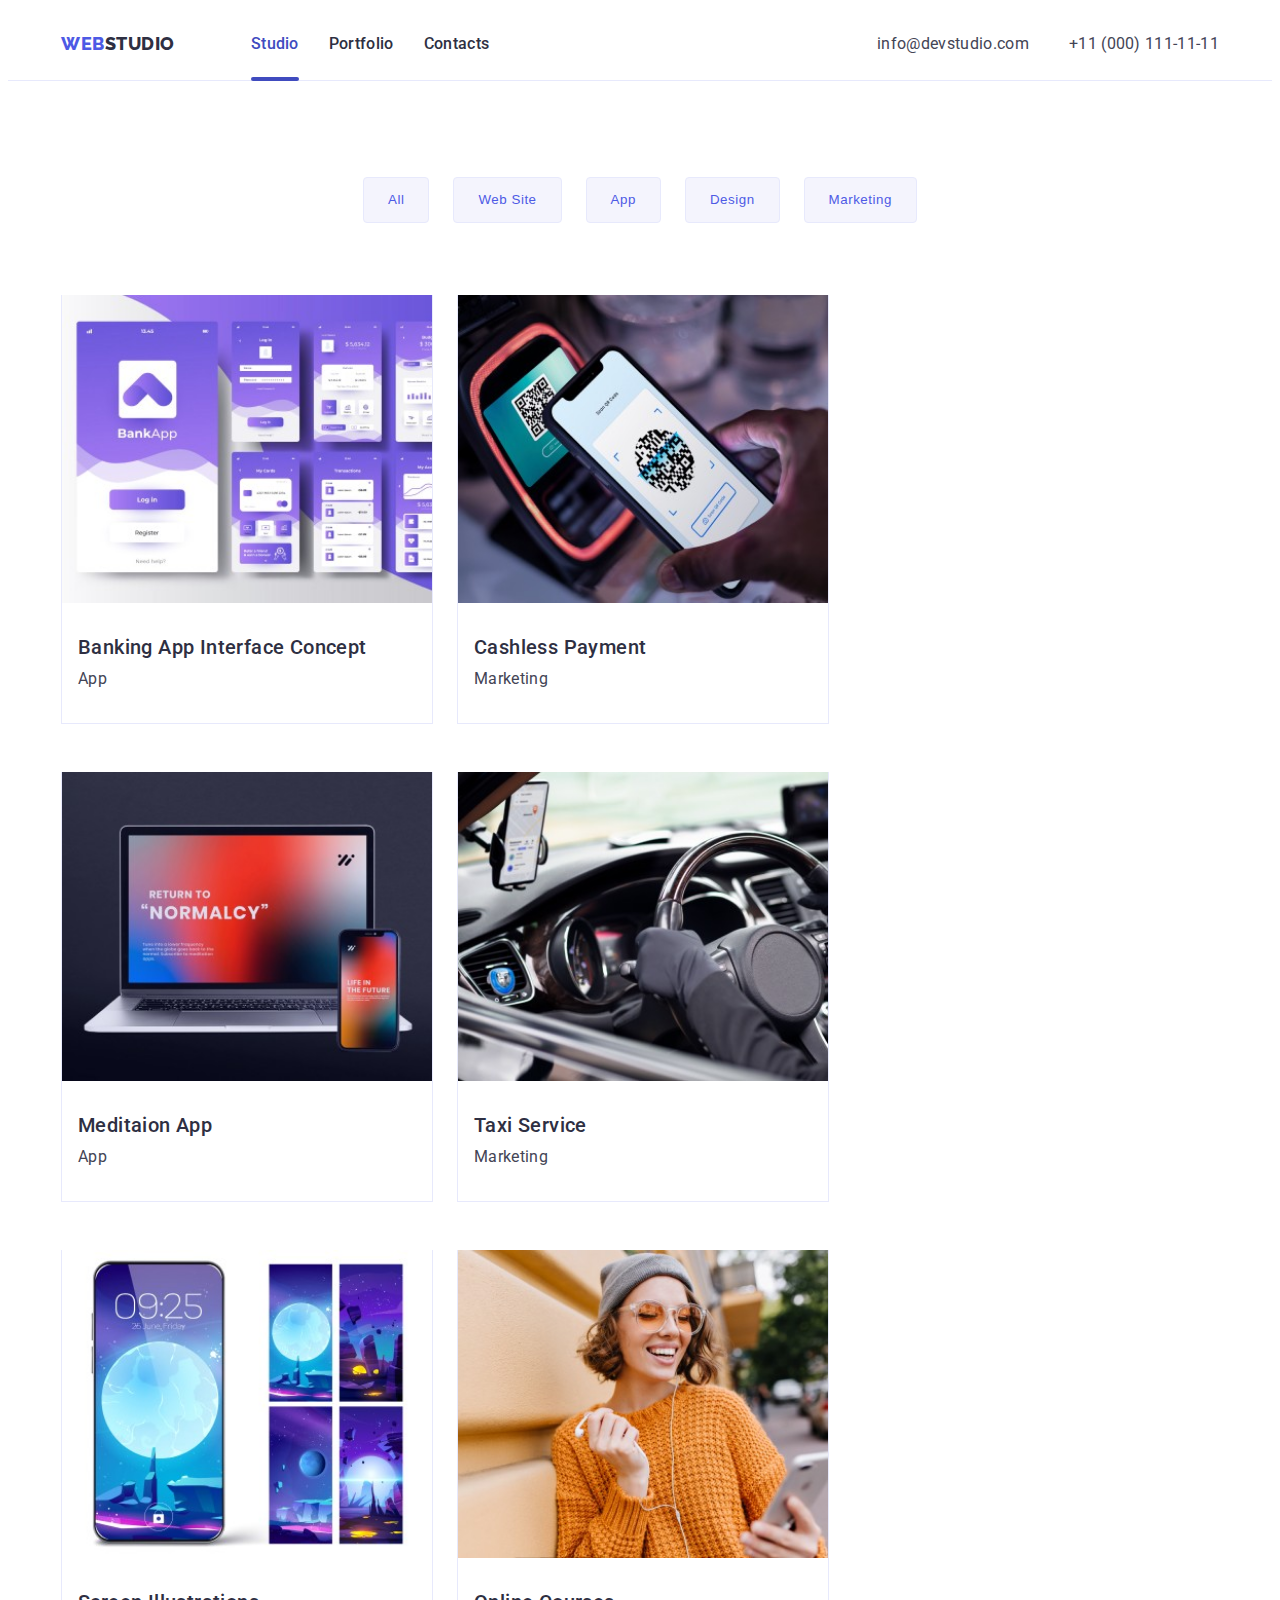
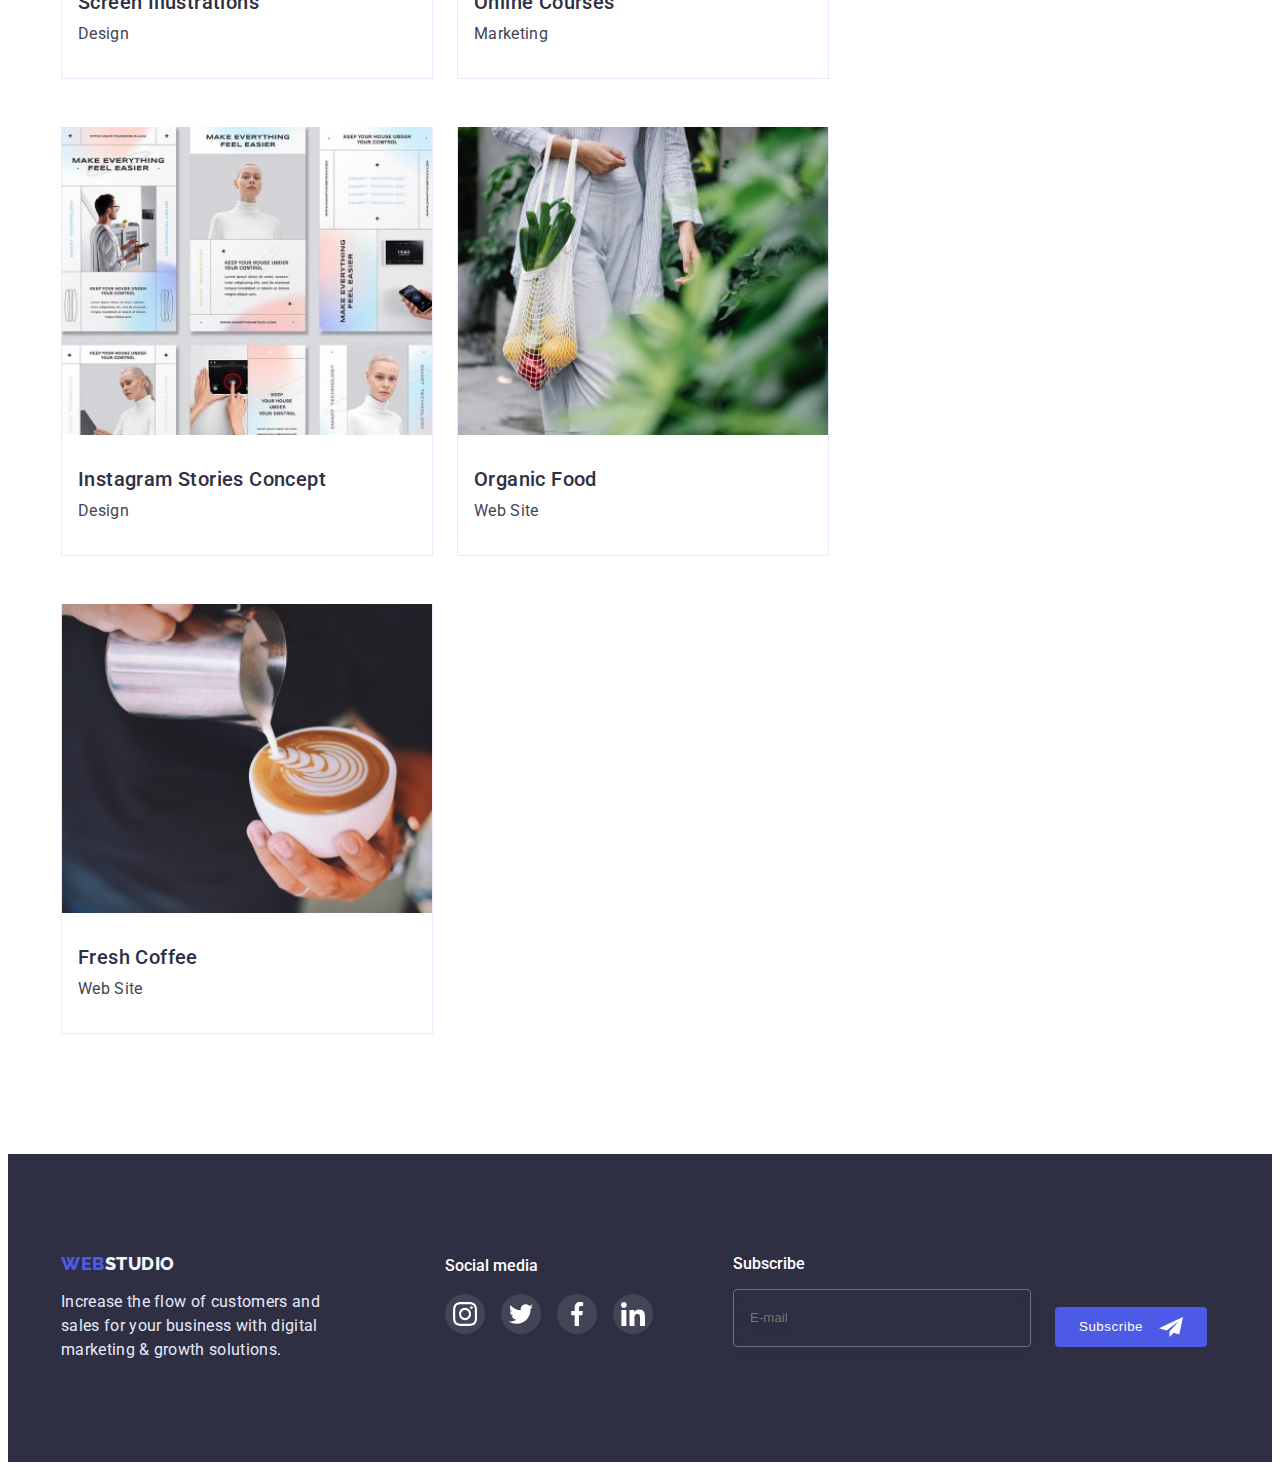
<file: portfolio.html>
<!DOCTYPE html>
<html lang="en">
  <head>
    <meta charset="UTF-8" />
    <meta http-equiv="X-UA-Compatible" content="IE=edge" />
    <meta name="viewport" content="width=device-width, initial-scale=1.0" />
    <title>Document</title>
    <!-- MODERN NORMALIZE -->
    <link
      rel="stylesheet"
      href="https://cdnjs.cloudflare.com/ajax/libs/modern-normalize/1.1.0/modern-normalize.min.css"
      integrity="sha512-wpPYUAdjBVSE4KJnH1VR1HeZfpl1ub8YT/NKx4PuQ5NmX2tKuGu6U/JRp5y+Y8XG2tV+wKQpNHVUX03MfMFn9Q=="
      crossorigin="anonymous"
      referrerpolicy="no-referrer"
    />
    <!-- FONTS -->
    <link rel="preconnect" href="https://fonts.googleapis.com" />
    <link rel="preconnect" href="https://fonts.gstatic.com" crossorigin />
    <link
      href="https://fonts.googleapis.com/css2?family=Raleway:wght@800&family=Roboto:wght@400;500;700&display=swap"
      rel="stylesheet"
    />
    <!-- CUSTOM STYLE -->
    <link rel="stylesheet" href="css/style.css" />
  </head>
  <body>
    <!-- Header section -->
    <header class="page-header">
      <div class="header-container container">
        <nav class="page-nav">
          <a class="page-logo link" href="./index.html">
            <span class="page-logo-web">WEB</span>STUDIO
          </a>
          <ul class="menu list">
            <li class="menu-item">
              <a class="menu-link current link" href="./index.html">Studio</a>
            </li>
            <li class="menu-item">
              <a class="menu-link link" href="./portfolio.html">Portfolio</a>
            </li>
            <li class="menu-item">
              <a class="menu-link link" href="">Contacts</a>
            </li>
          </ul>
        </nav>
        <address class="contacts">
          <ul class="contacts-list list">
            <li class="contacts-item">
              <a class="contacts-link link" href="mailto:info@devstudio.com"
                >info@devstudio.com</a
              >
            </li>
            <li class="contacts-item">
              <a class="contacts-link link" href="tel:+110001111111"
                >+11 (000) 111-11-11</a
              >
            </li>
          </ul>
        </address>
        <button
          class="menu-toggle js-open-menu"
          aria-expanded="false"
          aria-controls="mobile-menu"
        >
          <svg class="icon" width="32" height="22">
            <use href="./images/icons.svg#icon-menu-hamburger"></use>
          </svg>
        </button>
      </div>
    </header>
    <!-- Main section -->
    <main>
      <!-- Filters -->
      <section class="filters-menu section">
        <div class="container">
          <h1 class="visually-hidden">Portfolio</h1>
          <ul class="filters-list list">
            <li class="filters-item">
              <button class="filters-btn" type="button">All</button>
            </li>
            <li class="filters-item">
              <button class="filters-btn" type="button">Web Site</button>
            </li>
            <li class="filters-item">
              <button class="filters-btn" type="button">App</button>
            </li>
            <li class="filters-item">
              <button class="filters-btn" type="button">Design</button>
            </li>
            <li class="filters-item">
              <button class="filters-btn" type="button">Marketing</button>
            </li>
          </ul>
          <!-- Portfolio -->
          <ul class="portfolio-list list">
            <li class="portfolio-item">
              <a href="" class="portfolio-link link">
                <div class="portfolio-card-thumb">
                  <img
                    class="portfolio-img"
                    srcset="
                      ./images/row-images/img-1_356.jpg 356w,
                      ./images/row-images/img-1_360.jpg 360w,
                      ./images/row-images/img-1_396.jpg 396w,
                      ./images/row-images/img-1_712.jpg 712w,
                      ./images/row-images/img-1_720.jpg 720w,
                      ./images/row-images/img-1_792.jpg 792w
                    "
                    sizes="(min-width: 1200px) 360px, (min-width: 768px) 356px, (min-width: 480px) 396px, 100vw"
                    src="./images/row-images/img-1.jpg"
                    alt="Pages of bank app interface"
                    width="396"
                    height="300"
                    loading="lazy"
                  />
                  <p class="overlay-text text">
                    14 Stylish and User-Friendly App Design Concepts · Task
                    Manager App · Calorie Tracker App · Exotic Fruit Ecommerce
                    App · Cloud Storage App
                  </p>
                </div>
                <div class="portfolio-card-content">
                  <h2 class="portfolio-card-heading">
                    Banking App Interface Concept
                  </h2>
                  <p class="portfolio-card-text text">App</p>
                </div>
              </a>
            </li>
            <li class="portfolio-item">
              <a href="" class="portfolio-link link">
                <div class="portfolio-card-thumb">
                  <img
                    class="portfolio-img"
                    srcset="
                      ./images/row-images/img-2_356.jpg 356w,
                      ./images/row-images/img-2_360.jpg 360w,
                      ./images/row-images/img-2_396.jpg 396w,
                      ./images/row-images/img-2_712.jpg 712w,
                      ./images/row-images/img-2_720.jpg 720w,
                      ./images/row-images/img-2_792.jpg 792w
                    "
                    sizes="(min-width: 1200px) 360px, (min-width: 768px) 356px, (min-width: 480px) 396px, 100vw"
                    src="./images/row-images/img-2.jpg"
                    alt="Smartphone"
                    width="396"
                    height="300"
                    loading="lazy"
                  />
                  <p class="overlay-text text">
                    14 Stylish and User-Friendly App Design Concepts · Task
                    Manager App · Calorie Tracker App · Exotic Fruit Ecommerce
                    App · Cloud Storage App
                  </p>
                </div>
                <div class="portfolio-card-content">
                  <h2 class="portfolio-card-heading">Cashless Payment</h2>
                  <p class="portfolio-card-text text">Marketing</p>
                </div>
              </a>
            </li>
            <li class="portfolio-item">
              <a href="" class="portfolio-link link">
                <div class="portfolio-card-thumb">
                  <img
                    class="portfolio-img"
                    srcset="
                      ./images/row-images/img-3_356.jpg 356w,
                      ./images/row-images/img-3_360.jpg 360w,
                      ./images/row-images/img-3_396.jpg 396w,
                      ./images/row-images/img-3_712.jpg 712w,
                      ./images/row-images/img-3_720.jpg 720w,
                      ./images/row-images/img-3_792.jpg 792w
                    "
                    sizes="(min-width: 1200px) 360px, (min-width: 768px) 356px, (min-width: 480px) 396px, 100vw"
                    src="./images/row-images/img-3.jpg"
                    alt="Notebook"
                    width="396"
                    height="300"
                    loading="lazy"
                  />
                  <p class="overlay-text text">
                    14 Stylish and User-Friendly App Design Concepts · Task
                    Manager App · Calorie Tracker App · Exotic Fruit Ecommerce
                    App · Cloud Storage App
                  </p>
                </div>
                <div class="portfolio-card-content">
                  <h2 class="portfolio-card-heading">Meditaion App</h2>
                  <p class="portfolio-card-text text">App</p>
                </div>
              </a>
            </li>
            <li class="portfolio-item">
              <a href="" class="portfolio-link link">
                <div class="portfolio-card-thumb">
                  <img
                    class="portfolio-img"
                    srcset="
                      ./images/row-images/img-4_356.jpg 356w,
                      ./images/row-images/img-4_360.jpg 360w,
                      ./images/row-images/img-4_396.jpg 396w,
                      ./images/row-images/img-4_712.jpg 712w,
                      ./images/row-images/img-4_720.jpg 720w,
                      ./images/row-images/img-4_792.jpg 792w
                    "
                    sizes="(min-width: 1200px) 360px, (min-width: 768px) 356px, (min-width: 480px) 396px, 100vw"
                    src="./images/row-images/img-4.jpg"
                    alt="The front panel of the car"
                    width="396"
                    height="300"
                    loading="lazy"
                  />
                  <p class="overlay-text text">
                    14 Stylish and User-Friendly App Design Concepts · Task
                    Manager App · Calorie Tracker App · Exotic Fruit Ecommerce
                    App · Cloud Storage App
                  </p>
                </div>
                <div class="portfolio-card-content">
                  <h2 class="portfolio-card-heading">Taxi Service</h2>
                  <p class="portfolio-card-text text">Marketing</p>
                </div>
              </a>
            </li>
            <li class="portfolio-item">
              <a href="" class="portfolio-link link">
                <div class="portfolio-card-thumb">
                  <img
                    class="portfolio-img"
                    srcset="
                      ./images/row-images/img-5_356.jpg 356w,
                      ./images/row-images/img-5_360.jpg 360w,
                      ./images/row-images/img-5_396.jpg 396w,
                      ./images/row-images/img-5_712.jpg 712w,
                      ./images/row-images/img-5_720.jpg 720w,
                      ./images/row-images/img-5_792.jpg 792w
                    "
                    sizes="(min-width: 1200px) 360px, (min-width: 768px) 356px, (min-width: 480px) 396px, 100vw"
                    src="./images/row-images/img-5.jpg"
                    alt="Screen themes"
                    width="396"
                    height="300"
                    loading="lazy"
                  />
                  <p class="overlay-text text">
                    14 Stylish and User-Friendly App Design Concepts · Task
                    Manager App · Calorie Tracker App · Exotic Fruit Ecommerce
                    App · Cloud Storage App
                  </p>
                </div>
                <div class="portfolio-card-content">
                  <h2 class="portfolio-card-heading">Screen Illustrations</h2>
                  <p class="portfolio-card-text text">Design</p>
                </div>
              </a>
            </li>
            <li class="portfolio-item">
              <a href="" class="portfolio-link link">
                <div class="portfolio-card-thumb">
                  <img
                    class="portfolio-img"
                    srcset="
                      ./images/row-images/img-6_356.jpg 356w,
                      ./images/row-images/img-6_360.jpg 360w,
                      ./images/row-images/img-6_396.jpg 396w,
                      ./images/row-images/img-6_712.jpg 712w,
                      ./images/row-images/img-6_720.jpg 720w,
                      ./images/row-images/img-6_792.jpg 792w
                    "
                    sizes="(min-width: 1200px) 360px, (min-width: 768px) 356px, (min-width: 480px) 396px, 100vw"
                    src="./images/row-images/img-6.jpg"
                    alt="Girl"
                    width="396"
                    height="300"
                    loading="lazy"
                  />
                  <p class="overlay-text text">
                    14 Stylish and User-Friendly App Design Concepts · Task
                    Manager App · Calorie Tracker App · Exotic Fruit Ecommerce
                    App · Cloud Storage App
                  </p>
                </div>
                <div class="portfolio-card-content">
                  <h2 class="portfolio-card-heading">Online Courses</h2>
                  <p class="portfolio-card-text text">Marketing</p>
                </div>
              </a>
            </li>
            <li class="portfolio-item">
              <a href="" class="portfolio-link link">
                <div class="portfolio-card-thumb">
                  <img
                    class="portfolio-img"
                    srcset="
                      ./images/row-images/img-7_356.jpg 356w,
                      ./images/row-images/img-7_360.jpg 360w,
                      ./images/row-images/img-7_396.jpg 396w,
                      ./images/row-images/img-7_712.jpg 712w,
                      ./images/row-images/img-7_720.jpg 720w,
                      ./images/row-images/img-7_792.jpg 792w
                    "
                    sizes="(min-width: 1200px) 360px, (min-width: 768px) 356px, (min-width: 480px) 396px, 100vw"
                    src="./images/row-images/img-7.jpg"
                    alt="Instagram Stories Concept"
                    width="396"
                    height="300"
                    loading="lazy"
                  />
                  <p class="overlay-text text">
                    14 Stylish and User-Friendly App Design Concepts · Task
                    Manager App · Calorie Tracker App · Exotic Fruit Ecommerce
                    App · Cloud Storage App
                  </p>
                </div>
                <div class="portfolio-card-content">
                  <h2 class="portfolio-card-heading">
                    Instagram Stories Concept
                  </h2>
                  <p class="portfolio-card-text text">Design</p>
                </div>
              </a>
            </li>
            <li class="portfolio-item">
              <a href="" class="portfolio-link link">
                <div class="portfolio-card-thumb">
                  <img
                    class="portfolio-img"
                    srcset="
                      ./images/row-images/img-8_356.jpg 356w,
                      ./images/row-images/img-8_360.jpg 360w,
                      ./images/row-images/img-8_396.jpg 396w,
                      ./images/row-images/img-8_712.jpg 712w,
                      ./images/row-images/img-8_720.jpg 720w,
                      ./images/row-images/img-8_792.jpg 792w
                    "
                    sizes="(min-width: 1200px) 360px, (min-width: 768px) 356px, (min-width: 480px) 396px, 100vw"
                    src="./images/row-images/img-8.jpg"
                    alt="Woman with groceries"
                    width="396"
                    height="300"
                    loading="lazy"
                  />
                  <p class="overlay-text text">
                    14 Stylish and User-Friendly App Design Concepts · Task
                    Manager App · Calorie Tracker App · Exotic Fruit Ecommerce
                    App · Cloud Storage App
                  </p>
                </div>
                <div class="portfolio-card-content">
                  <h2 class="portfolio-card-heading">Organic Food</h2>
                  <p class="portfolio-card-text text">Web Site</p>
                </div>
              </a>
            </li>
            <li class="portfolio-item">
              <a href="" class="portfolio-link link">
                <div class="portfolio-card-thumb">
                  <img
                    class="portfolio-img"
                    srcset="
                      ./images/row-images/img-9_356.jpg 356w,
                      ./images/row-images/img-9_360.jpg 360w,
                      ./images/row-images/img-9_396.jpg 396w,
                      ./images/row-images/img-9_712.jpg 712w,
                      ./images/row-images/img-9_720.jpg 720w,
                      ./images/row-images/img-9_792.jpg 792w
                    "
                    sizes="(min-width: 1200px) 360px, (min-width: 768px) 356px, (min-width: 480px) 396px, 100vw"
                    src="./images/row-images/img-9.jpg"
                    alt="Latte art"
                    width="396"
                    height="300"
                    loading="lazy"
                  />
                  <p class="overlay-text text">
                    14 Stylish and User-Friendly App Design Concepts · Task
                    Manager App · Calorie Tracker App · Exotic Fruit Ecommerce
                    App · Cloud Storage App
                  </p>
                </div>
                <div class="portfolio-card-content">
                  <h2 class="portfolio-card-heading">Fresh Coffee</h2>
                  <p class="portfolio-card-text text">Web Site</p>
                </div>
              </a>
            </li>
          </ul>
        </div>
      </section>
    </main>
    <!-- Footer section -->
    <footer class="footer">
      <div class="footer-section container">
        <div class="logo">
          <a class="footer-logo link" href="./index.html">
            <span class="footer-logo-web">WEB</span>STUDIO
          </a>
          <p class="footer-text">
            Increase the flow of customers and sales for your business with
            digital marketing & growth solutions.
          </p>
        </div>
        <div class="social-media">
          <h2 class="footer-subheader">Social media</h2>
          <ul class="footer-list list">
            <li class="footer-item">
              <a class="footer-link link" href="">
                <svg class="footer-icon" width="24" height="24">
                  <use href="./images/icons.svg#icon-instagram"></use>
                </svg>
              </a>
            </li>
            <li class="footer-item">
              <a class="footer-link link" href="">
                <svg class="footer-icon" width="24" height="24">
                  <use href="./images/icons.svg#icon-twitter"></use>
                </svg>
              </a>
            </li>
            <li class="footer-item">
              <a class="footer-link link" href="">
                <svg class="footer-icon" width="24" height="24">
                  <use href="./images/icons.svg#icon-facebook"></use>
                </svg>
              </a>
            </li>
            <li class="footer-item">
              <a class="footer-link link" href="">
                <svg class="footer-icon" width="24" height="24">
                  <use href="./images/icons.svg#icon-linkedin"></use>
                </svg>
              </a>
            </li>
          </ul>
        </div>
        <div class="subscribe">
          <form class="footer-form">
            <label class="footer-label" for="footer-email"
              >Subscribe
              <input
                class="footer-input"
                type="text"
                name="email"
                placeholder="E-mail"
                id="footer-email"
              />
            </label>
            <button class="footer-submit" type="submit">
              Subscribe
              <svg class="footer-submit-icon" width="24" height="24">
                <use href="./images/icons.svg#icon-telegram"></use>
              </svg>
            </button>
          </form>
        </div>
      </div>
    </footer>
  </body>
</html>
</file>
<file: css/style.css>
:root {
  --primary-brand: #4d5ae5;
  --pressed-state: #404bbf;
  --dark: #2e2f42;
  --success: #31d0aa;
  --success-75: hsla(166, 63%, 50%, 75%);
  --success-50: hsla(166, 63%, 50%, 50%);
  --success-10: hsla(166, 63%, 50%, 10%);
  --text: #434455;
  --subtle-text: #8e8f99;
  --accent: #e7e9fc;
  --light: #f4f4fd;
  --modal-overlay: #2e2f4266;
  --hero-background: #2e2f42b2;
  --white: #ffffff;
  --card-set-gap: 24px;
  --transition-duration: 250ms;
  --transition-timing-function: cubic-bezier(0.4, 0, 0.2, 1);
  --mb-screen: 480px;
  --tb-screen: 768px;
  --dt-screen: 1200px;
}

/**
  |============================
  | reset start
  |============================
*/

h1,
h2,
h3,
h4,
h5,
h6,
p {
  margin: 0;
}

ul,
ol {
  margin-top: 0;
  margin-bottom: 0;
  padding-left: 0;
}

img {
  display: block;

  object-fit: cover;
  object-position: center;
  max-width: 100%;
  height: auto;
}

.visually-hidden {
  position: absolute;
  overflow: hidden;
  clip: rect(0 0 0 0);
  width: 1px;
  height: 1px;
  margin: -1px;
  padding: 0;
  border: 0;
  white-space: nowrap;
  clip-path: inset(100%);
}

/**
  |============================
  | reset end
  |============================
*/

.section {
  padding-top: 96px;
  padding-bottom: 96px;
}

@media screen and (min-width: 1200px) {
  .section {
    padding-top: 120px;
    padding-bottom: 120px;
  }
}

.container {
  min-width: 320px;
  max-width: 428px;
  margin: 0 auto;
  padding: 0 15px;
}

@media screen and (min-width: 768px) {
  .container {
    max-width: 768px;
  }
}

@media screen and (min-width: 1200px) {
  .container {
    max-width: 1158px;
  }
}
.list {
  list-style: none;
}

.link {
  text-decoration: none;
}

body {
  background-color: var(--white);
  color: var(--text);
  font-size: 16px;
  font-family: "Roboto", sans-serif;
}

/**
  |============================
  | Header section
  |============================
*/

.page-header {
  border-bottom: 1px solid #e7e9fc;
}

.header-container {
  display: flex;
  align-items: center;
}

.page-nav {
  display: flex;
  align-items: center;
  margin-right: auto;
}

.page-logo {
  margin-right: 76px;

  padding-top: 24px;
  padding-bottom: 24px;

  color: var(--dark);
  font-weight: 800;
  font-size: 18px;
  font-family: "Raleway", sans-serif;
  line-height: 1.16;

  letter-spacing: 0.03em;
  text-transform: uppercase;
}

@media screen and (min-width: 768px) and (max-width: 1199px) {
  .page-logo {
    margin-right: 120px;
  }
}

@media screen and (min-width: 1200px) {
  .page-logo {
    line-height: calc(24 / 18);
  }
}

.page-logo-web {
  color: var(--primary-brand);
}

.menu {
  display: flex;
  gap: 30px;
}

@media screen and (min-width: 768px) and (max-width: 1199px) {
  .menu {
    gap: 40px;
  }
}

.menu-link {
  position: relative;
  display: block;
  padding-top: 24px;
  padding-bottom: 24px;

  color: var(--dark);
  font-weight: 500;

  line-height: 1.5;

  letter-spacing: 0.02em;

  transition: color var(--transition-duration) var(--transition-timing-function);
}
.menu-link:focus,
.menu-link:hover {
  color: var(--pressed-state);
}

.menu-link.current {
  color: var(--pressed-state);
}

.menu-link.current::after {
  content: "";
  position: absolute;
  bottom: -1px;
  display: block;

  width: 100%;
  height: 4px;
  border-radius: 2px;

  background-color: var(--pressed-state);
}

@media screen and (max-width: 767px) {
  .menu {
    display: none;
  }
  .contacts {
    display: none;
  }
}

.contacts-list {
  display: flex;
  align-items: center;
  /* gap: 40px; */
}

@media screen and (min-width: 768px) and (max-width: 1199px) {
  .contacts-list {
    flex-direction: column;
    gap: 4px;
  }
}

@media screen and (min-width: 1200px) {
  .contacts-list {
    display: flex;
    gap: 40px;
    align-items: center;
  }
}

.contacts-link {
  color: var(--text);
  font-style: normal;
  line-height: 1.5;

  letter-spacing: 0.02em;
  transition: color var(--transition-duration) var(--transition-timing-function);
}

@media screen and (min-width: 768px) and (max-width: 1199px) {
  .contacts-link {
    font-size: 12px;
    line-height: 1.33;
    letter-spacing: 0.04em;
  }
}

.contacts-link:focus,
.contacts-link:hover {
  color: var(--pressed-state);
}

/**
  |============================
  | Hero section
  |============================
*/

.hero {
  margin-right: auto;
  margin-left: auto;
  padding: 112px 0;
  background-image: linear-gradient(
      rgba(46, 47, 66, 0.7),
      rgba(46, 47, 66, 0.7)
    ),
    url(../images/hero/people-office_mb@1x.jpg);
  background-position: center;
  background-size: cover;
  background-repeat: no-repeat;
  text-align: center;
}

@media (min-device-pixel-ratio: 2),
  (min-resolution: 192dpi),
  (min-resolution: 2dppx) {
  .hero {
    background-image: linear-gradient(
        rgba(46, 47, 66, 0.7),
        rgba(46, 47, 66, 0.7)
      ),
      url(../images/hero/people-office_mb@2x.jpg);
  }
}

@media screen and (min-width: 481px) {
  .hero {
    background-image: linear-gradient(
        rgba(46, 47, 66, 0.7),
        rgba(46, 47, 66, 0.7)
      ),
      url(../images/hero/people-office_tb@1x.jpg);
  }
  @media (min-device-pixel-ratio: 2),
    (min-resolution: 192dpi),
    (min-resolution: 2dppx) {
    .hero {
      background-image: linear-gradient(
          rgba(46, 47, 66, 0.7),
          rgba(46, 47, 66, 0.7)
        ),
        url(../images/hero/people-office_tb@2x.jpg);
    }
  }
}

@media screen and (min-width: 769px) {
  .hero {
    background-image: linear-gradient(
        rgba(46, 47, 66, 0.7),
        rgba(46, 47, 66, 0.7)
      ),
      url(../images/hero/people-office_dt@1x.jpg);
  }
  @media (min-device-pixel-ratio: 2),
    (min-resolution: 192dpi),
    (min-resolution: 2dppx) {
    .hero {
      background-image: linear-gradient(
          rgba(46, 47, 66, 0.7),
          rgba(46, 47, 66, 0.7)
        ),
        url(../images/hero/people-office_dt@2x.jpg);
    }
  }
}

@media screen and (min-width: 768px) {
  .hero {
    padding-bottom: 108px;
  }
}

@media screen and (min-width: 1200px) {
  .hero {
    max-width: 1440px;
    padding: 188px 0;
  }
}

.hero-title {
  margin: 0 auto;
  margin-bottom: 72px;

  color: var(--white);
  font-weight: 700;
  font-size: 36px;
  line-height: 1.11;
  letter-spacing: 0.02em;

  text-align: center;
  text-transform: capitalize;
}

@media screen and (min-width: 768px) {
  .hero-title {
    margin: auto;

    margin-bottom: 40px;
    font-weight: 700;
    font-size: 56px;
    line-height: 1.07;

    text-transform: none;
  }
}

@media screen and (min-width: 1200px) {
  .hero-title {
    margin-bottom: 48px;
  }
}

.modal-btn {
  padding: 16px 32px;
  border: none;
  border-radius: 4px;

  background-color: var(--primary-brand);

  color: var(--white);
  box-shadow: 0px 4px 4px rgba(0, 0, 0, 0.15);
  font-weight: 500;
  line-height: 1.5;
  letter-spacing: 0.04em;

  cursor: pointer;

  transition: background-color var(--transition-duration)
    var(--transition-timing-function);
}

.modal-btn:hover {
  background-color: var(--pressed-state);
}

/**
  |============================
  | Services section
  |============================
*/

.services {
  padding-bottom: 96px;
}

@media screen and (min-width: 1200px) {
  .services {
    padding-bottom: 0;
  }
}

@media screen and (min-width: 768px) {
  .services-list {
    display: flex;
    flex-wrap: wrap;
    row-gap: 72px;
    column-gap: 24px;
  }
}

@media screen and (min-width: 1200px) {
  .services-list {
    display: flex;
    gap: 24px;
  }
}

@media screen and (max-width: 767px) {
  .services-item {
    flex-basis: calc((100% - 24px) / 2);
  }
  .services-item:not(:last-child) {
    margin-bottom: 72px;
  }
}

@media screen and (min-width: 768px) {
  .services-item {
    flex-basis: calc((100% - 24px) / 2);
  }
}
@media screen and (min-width: 1200px) {
  .services-item {
    flex-basis: calc((100% - 72px) / 4);
  }
}

.section-subtitle {
  margin-bottom: 8px;

  color: var(--dark);
  font-weight: 700;
  font-size: 36px;
  line-height: 1.11;
  letter-spacing: 0.02em;

  text-align: center;
  text-transform: capitalize;
}

@media screen and (min-width: 1200px) {
  .section-subtitle {
    font-weight: 500;
    font-size: 20px;
    line-height: 1.2;

    text-align: start;
    text-transform: none;
  }
}

.text {
  font-weight: 500;
  line-height: 1.5;

  letter-spacing: 0.02em;
}

@media screen and (min-width: 1200px) {
  .text {
    font-weight: normal;
  }
}

.services-icon {
  display: none;
}

@media screen and (min-width: 1200px) {
  .services-icon {
    display: flex;
    justify-content: center;
    align-items: center;
    height: 112px;
    margin-bottom: 8px;
    border-radius: 4px;
    background-color: var(--light);
    text-align: center;
  }
}

/**
  |============================
  | Gallery section
  |============================
*/

.gallery {
  display: none;
}

@media screen and (min-width: 1200px) {
  .gallery {
    display: block;
  }
}

.section-header {
  margin-bottom: 72px;

  color: var(--dark);
  font-size: 36px;
  line-height: 1.11;
  letter-spacing: 0.02em;

  text-align: center;
  text-transform: capitalize;
}

.gallery-list {
  display: flex;
  gap: 24px;
}

/**
  |============================
  | Team section
  |============================
*/

.team {
  padding-bottom: 128px;
  background: var(--light);
}

@media screen and (min-width: 768px) {
  .team {
    padding-bottom: 104px;
  }
}

@media screen and (min-width: 1200px) {
  .team {
    padding-bottom: 120px;
  }
}

.team-list {
  margin: 0;
  padding: 0;
}

@media screen and (min-width: 768px) {
  .team-list {
    display: flex;
    flex-wrap: wrap;
    justify-content: center;
    margin-top: calc(-1 * var(--card-set-gap));
    margin-left: calc(-1 * var(--card-set-gap));
  }
}

.team-item {
  border-radius: 0px 0px 4px 4px;
  background: var(--white);
  box-shadow: 0px 1px 6px rgba(46, 47, 66, 0.08),
    0px 1px 1px rgba(46, 47, 66, 0.16), 0px 2px 1px rgba(46, 47, 66, 0.08);
}

@media screen and (max-width: 767px) {
  .team-item {
    max-width: 264px;
    margin: 0 auto;
  }
  .team-item:not(:last-child) {
    margin-bottom: 72px;
  }
}

@media screen and (min-width: 768px) {
  .team-item {
    flex-basis: calc(100% / - var(--card-set-gap));
    margin-top: var(--card-set-gap);
    margin-left: var(--card-set-gap);
  }
}

@media screen and (min-width: 1200px) {
  .team-item {
    flex-basis: calc(100% / 4 - var(--card-set-gap));
    margin-top: var(--card-set-gap);
    margin-left: var(--card-set-gap);
  }
}

.team-card-content {
  padding: 32px 16px;
  text-align: center;
}

.team-card-heading {
  margin-bottom: 8px;

  color: var(--dark);
  font-weight: 500;
  font-size: 20px;
  line-height: 1.2;

  letter-spacing: 0.02em;
}

.team-card-text {
  margin-bottom: 8px;
}

.social-list {
  display: flex;
  gap: 24px;
  justify-content: center;
}

.social-link {
  display: flex;
  justify-content: center;
  align-items: center;
  width: 40px;
  height: 40px;
  border-radius: 50%;
  background-color: #4d5ae5;

  transition: background-color var(--transition-duration)
    var(--transition-timing-function);
}

.social-link:hover,
.social-link:focus {
  background-color: #404bbf;
}

.social-icon {
  fill: white;
}

/**
  |============================
  | Customers section
  |============================
*/

.customers-list {
  display: flex;
  flex-wrap: wrap;
  justify-content: center;
  column-gap: 24px;
}

@media screen and (max-width: 1199px) {
  .customers-list {
    row-gap: 72px;
  }
}

@media screen and (max-width: 767px) {
  .customers-list {
    column-gap: 16px;
  }
}
.customers-item {
  width: calc((100% - 16px) / 2);
}

@media screen and (min-width: 768px) {
  .customers-item {
    width: calc((100% - 232px) / 3);
  }
}

@media screen and (min-width: 1200px) {
  .customers-item {
    width: calc((100% - 120px) / 6);
  }
}

.customers-link {
  display: flex;
  justify-content: center;
  align-items: center;
  height: 88px;

  border: 1px solid #8e8f99;
  border-radius: 4px;

  fill: #8e8f99;

  transition: fill var(--transition-duration) var(--transition-timing-function),
    border var(--transition-duration) var(--transition-timing-function);
}

.customers-link:focus,
.customers-link:hover {
  border: 1px solid #404bbf;
  fill: #404bbf;
}

/**
  |============================
  | Footer section
  |============================
*/
.footer {
  background: var(--dark);
}

@media screen and (max-width: 767px) {
  .footer {
    padding: 96px 0;
  }
  .logo {
    display: flex;
    flex-direction: column;
    align-items: center;

    margin-bottom: 72px;
  }
  .social-media {
    display: flex;
    flex-direction: column;
    align-items: center;
    margin-bottom: 72px;
  }
  .subscribe {
    display: flex;
    flex-direction: column;
    align-items: center;
  }
  .footer-form {
    display: flex;
    flex-direction: column;
    align-items: center;
    width: 100%;
  }
  .footer-label {
    display: flex;
    flex-direction: column;
    align-items: center;
    width: 100%;
    margin-bottom: 16px;

    color: var(--white);

    font-weight: 500;
  }
  .footer-input {
    width: 100%;
    margin-top: 16px;
    margin-right: auto;
    margin-left: auto;
  }
}

@media screen and (min-width: 768px) {
  .footer {
    padding: 100px 0;
  }
  .footer-section {
    display: flex;
  }
  .logo {
    margin-right: 120px;
  }
  .social-media {
    margin-right: 80px;
  }
  .footer-form {
    display: flex;
    align-items: end;
  }
  .footer-label {
    display: flex;
    flex-direction: column;
    gap: 16px;

    color: var(--white);

    font-weight: 500;
  }
  .footer-input {
    width: 264px;
  }
}

@media screen and (min-width: 768px) and (max-width: 1199px) {
  .footer {
    padding: 96px 0;
  }
  .footer-section {
    flex-wrap: wrap;
  }
  .logo {
    margin-right: 24px;
    margin-bottom: 72px;
    margin-left: 93px;
  }
  .subscribe {
    margin-left: 93px;
  }
}

.footer-logo {
  display: block;

  margin-bottom: 16px;

  color: var(--light);
  font-weight: 800;
  font-size: 18px;
  font-family: "Raleway", sans-serif;
  line-height: 1.16;
  letter-spacing: 0.03em;
  text-transform: uppercase;
}

.footer-logo-web {
  color: var(--primary-brand);
}

.footer-text {
  width: 264px;

  color: var(--accent);
  line-height: 1.5;

  letter-spacing: 0.02em;
}

.footer-subheader {
  margin-bottom: 16px;

  color: var(--white);
  font-weight: 500;
  font-style: normal;
  font-size: 16px;
  font-family: "Roboto";
  line-height: 24px;
}

.footer-list {
  display: flex;
  gap: 16px;
  justify-content: center;
}

.footer-link {
  display: flex;
  justify-content: center;
  align-items: center;
  width: 40px;
  height: 40px;
  border-radius: 50%;
  background-color: #ffffff1a;

  transition: background-color var(--transition-duration)
    var(--transition-timing-function);
}

.footer-link:hover,
.footer-link:focus {
  background-color: #31d0aa;
}

.footer-icon {
  fill: white;
}

.footer-input {
  height: 40px;
  margin-right: 24px;
  padding: 8px 16px;

  border: 1px solid rgba(255, 255, 255, 0.3);
  border-radius: 4px;
  background-color: transparent;

  color: var(--white);

  outline: none;
  filter: drop-shadow(0px 4px 4px rgba(0, 0, 0, 0.15));
}

.footer-submit {
  display: flex;
  flex-direction: row;
  gap: 16px;
  justify-content: center;
  align-items: center;
  padding: 8px 24px;
  border: none;
  border-radius: 4px;
  background-color: var(--primary-brand);
  color: var(--white);

  font-weight: 500;
  letter-spacing: 0.04em;
  text-align: center;

  cursor: pointer;

  transition: background-color var(--transition-duration)
    var(--transition-timing-function);
}

.footer-submit:hover {
  background-color: var(--pressed-state);
}

/**
  |============================
  | BACKDROP
  |============================
*/

.backdrop {
  position: fixed;
  top: 0;
  left: 0;
  width: 100%;
  height: 100%;
  background-color: rgba(46, 47, 66, 0.4);

  opacity: 1;
  visibility: visible;
  transition: opacity var(--transition-duration)
      var(--transition-timing-function),
    visibility var(--transition-duration) var(--transition-timing-function);
}

.backdrop.is-hidden {
  opacity: 0;
  visibility: hidden;
  pointer-events: none;
}

.backdrop.is-hidden .modal {
  transform: translate(-50%, -50%) scale(0.5);
}

.modal {
  position: absolute;
  top: 50%;
  left: 50%;

  width: 408px;
  height: 584px;
  padding: 72px 24px 24px;
  border-radius: 4px;

  background: #fcfcfc;
  box-shadow: 0px 1px 1px rgba(0, 0, 0, 0.14), 0px 1px 3px rgba(0, 0, 0, 0.12),
    0px 2px 1px rgba(0, 0, 0, 0.2);

  transition: transform var(--transition-duration)
    var(--transition-timing-function);
  transform: translate(-50%, -50%) scale(1);
}

@media screen and (max-width: 427px) {
  .modal {
    width: 300px;
    padding: 60px 20px 20px;
  }
}

.modal-btn-icon {
  position: absolute;
  top: 24px;
  right: 24px;

  display: flex;
  justify-content: center;
  align-items: center;

  width: 24px;
  height: 24px;
  margin-left: auto;
  border: 1px solid rgba(0, 0, 0, 0.1);
  border-radius: 50%;

  background: #e7e9fc;

  cursor: pointer;

  transition: background-color var(--transition-duration)
      var(--transition-timing-function),
    fill var(--transition-duration) var(--transition-timing-function);
}

.modal-btn-icon:hover {
  background-color: var(--pressed-state);
  fill: var(--white);
}

.modal-text {
  margin-bottom: 14px;

  color: var(--dark);
  font-weight: 500;
  text-align: center;
}

.form-field {
  position: relative;
  display: flex;
  flex-direction: column;

  margin-bottom: 8px;
}

.form-label {
  margin-bottom: 4px;

  color: var(--subtle-text);
  font-size: 12px;
  line-height: 1.33;
  letter-spacing: 0.04em;
}

.form-input {
  padding: 8px 38px;
  border: 1px solid #21212133;
  border-radius: 4px;
  outline: none;

  transition: border var(--transition-duration)
    var(--transition-timing-function);
}

@media screen and (max-width: 427px) {
  .form-input {
    padding: 6px 38px;
  }
}

.form-icon {
  position: absolute;
  top: 50%;
  left: 16px;

  transition: fill var(--transition-duration) var(--transition-timing-function);
}

.form-field:focus-within .form-input {
  border: 1px solid #4d5ae5;
}
.form-field:focus-within .form-icon {
  fill: #4d5ae5;
}

textarea {
  resize: none;
}

.form-textarea {
  margin-bottom: 16px;
}

.textarea {
  padding: 8px 16px;

  border: 1px solid #21212133;
  border-radius: 4px;
}

.privacy-policy {
  display: flex;
  align-items: center;

  margin-bottom: 24px;
  color: #757575;
}

@media screen and (max-width: 427px) {
  .privacy-policy {
    margin-bottom: 18px;
  }
}

.checkbox-icon {
  display: inline-block;
  width: 16px;
  height: 16px;

  margin-right: 8px;
  border: 1.25px solid var(--dark);
  border-radius: 2px;
}

.checkbox:checked + .checkbox-icon {
  border-color: var(--pressed-state);
  background-color: var(--pressed-state);
  background-image: url(../images/icon/сheckbox.svg);
  background-origin: border-box;
  background-size: contain;
}

.form-link {
  color: var(--primary-brand);
}

.submit-btn {
  display: block;

  min-width: 169px;
  margin-right: auto;
  margin-left: auto;

  padding: 16px 32px;
  border: none;
  border-radius: 4px;

  background-color: var(--primary-brand);

  color: var(--white);
  box-shadow: 0px 4px 4px rgba(0, 0, 0, 0.15);

  font-weight: 500;
  line-height: 1.5;
  letter-spacing: 0.04em;

  cursor: pointer;

  transition: background-color var(--transition-duration)
    var(--transition-timing-function);
}

@media screen and (max-width: 427px) {
  .submit-btn {
    padding: 12px 24px;
  }
}

.submit-btn:hover {
  background-color: var(--pressed-state);
}

/**
  |============================
  | Mobile Menu
  |============================
*/

.menu-toggle {
  display: flex;
  justify-content: center;
  align-items: center;
  min-width: 40px;
  min-height: 40px;

  margin: 0;
  padding: 0;
  border: none;
  border-radius: 50%;
  background-color: transparent;
  outline: none;
  cursor: pointer;
}

.menu-close-btn {
  position: absolute;
  top: 24px;
  right: 24px;
  display: flex;
  justify-content: center;
  align-items: center;

  width: 24px;
  height: 24px;

  margin-bottom: 24px;
  margin-left: auto;

  border: 1px solid rgba(0, 0, 0, 0.1);
  border-radius: 50%;
  background: #e7e9fc;

  cursor: pointer;

  transition: background-color var(--transition-duration)
      var(--transition-timing-function),
    fill var(--transition-duration) var(--transition-timing-function);
}

@media (min-width: 768px) {
  .menu-toggle {
    display: none;
  }
}

.menu-toggle:hover,
.menu-toggle:focus {
  background-color: rgba(0, 0, 0, 0.1);
}

.menu-container {
  position: fixed;
  top: 0;
  left: 0;
  z-index: 999;

  display: flex;
  flex-direction: column;
  width: 100vw;
  height: 100vh;

  padding-top: 80px;
  padding-left: 40px;

  background-color: var(--white);
  transition: transform 250ms ease-in-out;

  transform: translateX(100%);
}

@media screen and (max-width: 427px) {
  .menu-container {
    padding-top: 60px;
    padding-left: 20px;
  }
}

.menu-container.is-open {
  transform: translateX(0);
}

.menu-container .menu-toggle {
  position: absolute;
  top: 24px;
  right: 24px;

  color: var(--dark);
}

.mobile-menu {
  display: flex;
  flex-direction: column;
  gap: 40px;
}

.mobile-menu-link {
  position: relative;
  display: block;

  color: var(--dark);

  font-weight: 700;
  font-size: 36px;
  line-height: 1.11;

  letter-spacing: 0.02em;
  text-transform: capitalize;

  transition: color var(--transition-duration) var(--transition-timing-function);
}
.mobile-menu-link:focus,
.mobile-menu-link:hover {
  color: var(--pressed-state);
}

.mobile-menu-link.current {
  color: var(--pressed-state);
}

.mobile-contacts-list {
  display: flex;
  flex-direction: column;
  gap: 40px;
  margin-bottom: 48px;
}

@media screen and (max-width: 427px) {
  .mobile-contacts-list {
    margin-bottom: 36px;
  }
}

.mobile-contacts-link {
  color: var(--text);
  font-weight: 500;
  font-size: 20px;
  line-height: 1.2;

  letter-spacing: 0.02em;
  transition: color var(--transition-duration) var(--transition-timing-function);
}

.tel {
  color: var(--primary-brand);
  font-weight: 600;
  font-size: 36px;
  line-height: 1.11;

  text-transform: capitalize;
}

@media screen and (max-width: 427px) {
  .tel {
    font-size: 24px;
    line-height: 1.2;
  }
}

.mobile-contacts-link:focus,
.mobile-contacts-link:hover {
  color: var(--pressed-state);
}

.mobile-social-list {
  display: flex;
  gap: 56px;
  margin-bottom: 40px;
}

@media screen and (max-width: 427px) {
  .mobile-social-list {
    gap: 40px;
  }
}

@media screen and (max-width: 427px) {
  .mobile-social-list {
    margin-bottom: 50px;
  }
}

.mobile-social-link {
  display: flex;
  justify-content: center;
  align-items: center;
  width: 40px;
  height: 40px;
  border-radius: 50%;
  background-color: #4d5ae5;

  transition: background-color var(--transition-duration)
    var(--transition-timing-function);
}

.mobile-social-link:hover,
.mobile-social-link:focus {
  background-color: #404bbf;
}

.mobile-social-icon {
  fill: white;
}

.mobile-menu-blocks {
  margin-top: auto;
}
/**
  |============================
  | Portfolio
  |============================
*/
.filters-menu {
  padding-top: 48px;
}

@media screen and (min-width: 768px) {
  .filters-menu {
    padding-top: 64px;
  }
}

@media screen and (min-width: 1200px) {
  .filters-menu {
    padding-top: 96px;
  }
}

.filters-list {
  display: flex;
  row-gap: 16px;
  margin-bottom: 48px;
  column-gap: 24px;
}

@media screen and (max-width: 767px) {
  .filters-list {
    flex-wrap: wrap;
  }
}

@media screen and (min-width: 768px) {
  .filters-list {
    gap: 24px;
    justify-content: center;
    margin-bottom: 64px;
  }
}

@media screen and (min-width: 1200px) {
  .filters-list {
    margin-bottom: 72px;
  }
}

.filters-btn {
  display: flex;
  align-items: center;
  padding: 8px 16px;
  border: 1px solid #e7e9fc;
  border-radius: 4px;
  background-color: #f4f4fd;

  color: #4d5ae5;
  font-weight: 500;

  line-height: 1.5;
  letter-spacing: 0.04em;
  text-align: center;

  cursor: pointer;

  transition: color var(--transition-duration) var(--transition-timing-function),
    background-color var(--transition-duration)
      var(--transition-timing-function),
    box-shadow var(--transition-duration) var(--transition-timing-function);
}

@media screen and (min-width: 768px) {
  .filters-btn {
    padding: 12px 24px;
  }
}
.filters-btn:hover,
.filters-btn:focus {
  background-color: #404bbf;
  color: #ffffff;
  box-shadow: 0px 3px 1px rgba(0, 0, 0, 0.1), 0px 2px 1px rgba(0, 0, 0, 0.08),
    0px 2px 2px rgba(0, 0, 0, 0.12);
}

.portfolio-list {
  display: flex;
  flex-wrap: wrap;
  margin: 0;
  padding: 0;
  list-style: none;
}

@media screen and (min-width: 768px) {
  .portfolio-list {
    margin-top: calc(-3 * var(--card-set-gap));
    margin-left: calc(-1 * var(--card-set-gap));
  }
}

@media screen and (min-width: 1200px) {
  .portfolio-list {
    margin-top: calc(-2 * var(--card-set-gap));
    margin-left: calc(-1 * var(--card-set-gap));
  }
}

.portfolio-item {
  flex-basis: 100%;
  border: 1px solid #e7e9fc;
  border-top: none;

  transition: box-shadow var(--transition-duration)
    var(--transition-timing-function);
}

@media screen and (max-width: 767px) {
  .portfolio-item {
    margin-bottom: 48px;
  }
}

@media screen and (min-width: 768px) {
  .portfolio-item {
    flex-basis: calc(100% / 2 - var(--card-set-gap));
    margin-top: calc(3 * var(--card-set-gap));
    margin-left: var(--card-set-gap);
  }
}

@media screen and (min-width: 1200px) {
  .portfolio-item {
    flex-basis: calc(100% / 3 - var(--card-set-gap));
    margin-top: calc(2 * var(--card-set-gap));
    margin-left: var(--card-set-gap);
  }
}

.portfolio-item:hover {
  box-shadow: 0px 1px 6px rgba(46, 47, 66, 0.08);
}

.portfolio-card-content {
  padding: 32px 16px;
  text-align: left;
}

.portfolio-card-heading {
  margin-bottom: 8px;

  color: var(--dark);
  font-weight: 500;
  font-size: 20px;
  line-height: 1.2;

  letter-spacing: 0.02em;
}

.portfolio-card-text {
  color: var(--text);
  line-height: 1.5;

  letter-spacing: 0.02em;
}

.portfolio-card-thumb {
  position: relative;
  overflow: hidden;
}

.overlay-text {
  position: absolute;
  top: 0;
  left: 0;
  width: 100%;
  height: 100%;

  padding: 40px 32px 0 32px;
  background-color: var(--primary-brand);

  color: var(--light);
  transition: transform var(--transition-duration)
    var(--transition-timing-function);

  transform: translateY(101%);
}

.portfolio-link:hover .overlay-text {
  transform: translateY(0);
}
</file>
